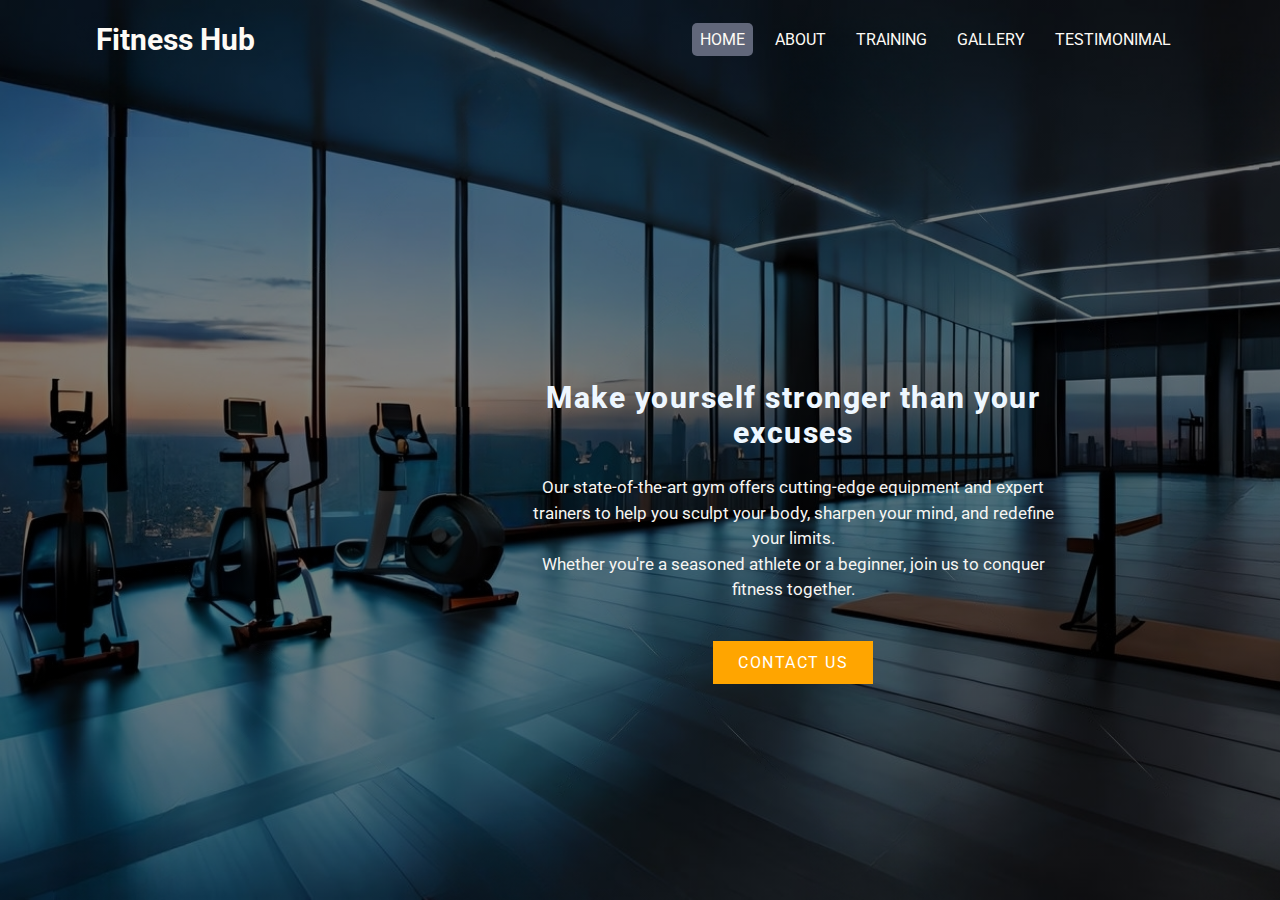
<file: Task-2. Landing Page/index.html>
<!DOCTYPE html>
<html lang="en">
<head>
    <meta charset="UTF-8">
    <meta name="viewport" content="width=device-width, initial-scale=1.0">
    <title>Fitness Landing Page</title>
    <link rel="stylesheet" href="style.css">
</head>
<body>
    
    <section>
        <div class="container">
            <nav>
                <h1>Fitness Hub</h1>
                <ul>
                    <li><a href="" class="active">Home</a></li>
                    <li><a href="">About</a></li>
                    <li><a href="">Training</a></li>
                    <li><a href="">Gallery</a></li>
                    <li><a href="">Testimonimal</a></li>
                </ul>
            </nav>
            <div class="article">
                <h1>Make yourself stronger than your excuses</h1>
                <p>Our state-of-the-art gym offers cutting-edge equipment and expert trainers to help you sculpt your body, sharpen your mind, and redefine your limits.<br> 
                    Whether you're a seasoned athlete or a beginner, join us to conquer fitness together.</p>
                    <a href="" class="btn">Contact Us</a>
            </div>
        </div>
    </section>
</body>
</html>
</file>
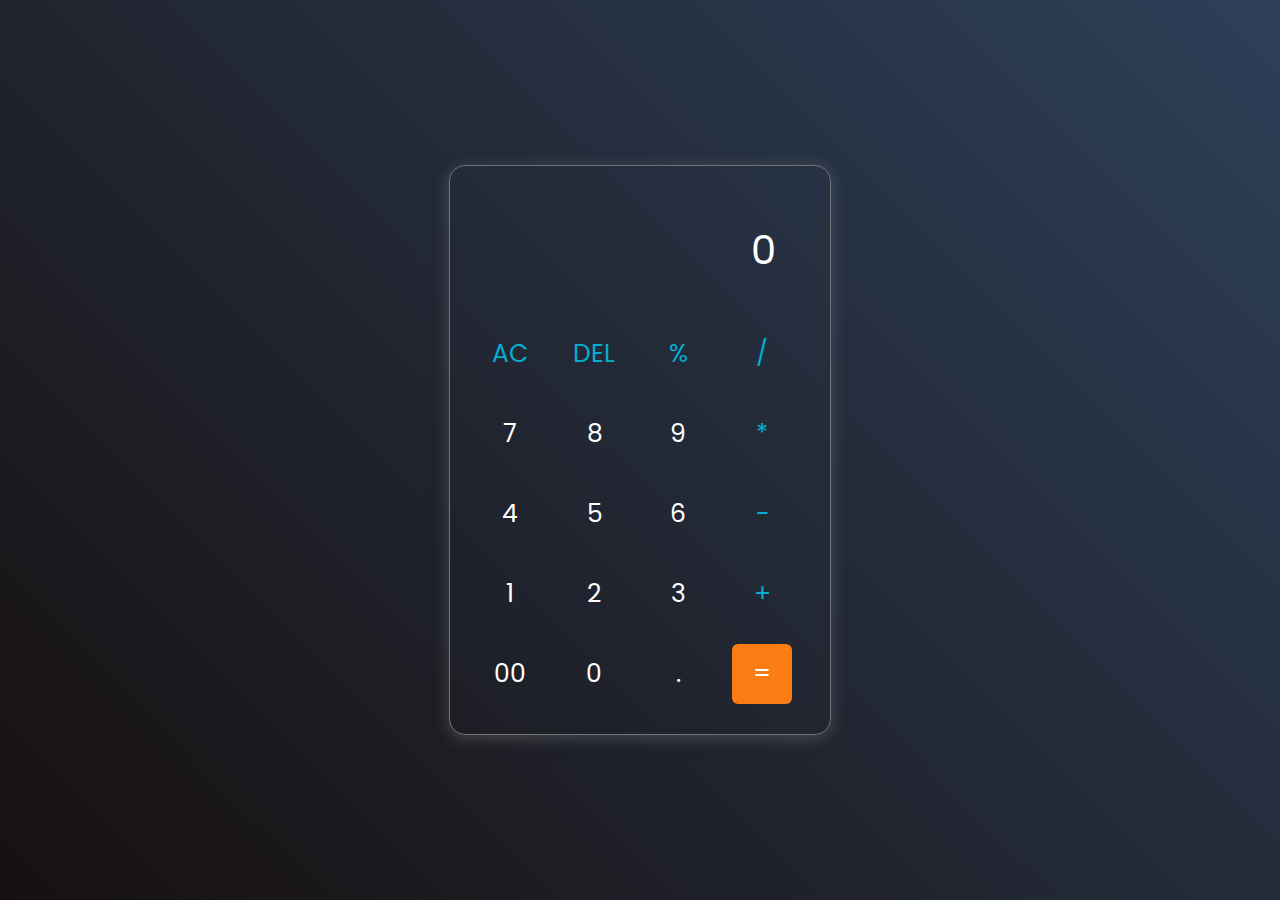
<file: Task-3. Calculator/index.html>
<!DOCTYPE html>
<html lang="en">
  <head>
    <meta charset="UTF-8" />
    <meta http-equiv="X-UA-Compatible" content="IE=edge" />
    <meta name="viewport" content="width=device-width, initial-scale=1.0" />
    <link rel="stylesheet" href="style.css" />
    <title>Calculator</title>
  </head>
  <body>
    <div class="container">
      <div class="calculator">
        <input type="text" id="inputBox" placeholder="0" />
        <div>
          <button class="button operator">AC</button>
          <button class="button operator">DEL</button>
          <button class="button operator">%</button>
          <button class="button operator">/</button>
        </div>
        <div>
          <button class="button">7</button>
          <button class="button">8</button>
          <button class="button">9</button>
          <button class="button operator">*</button>
        </div>
        <div>
          <button class="button">4</button>
          <button class="button">5</button>
          <button class="button">6</button>
          <button class="button operator">-</button>
        </div>
        <div>
          <button class="button">1</button>
          <button class="button">2</button>
          <button class="button">3</button>
          <button class="button operator">+</button>
        </div>

        <div>
          <button class="button">00</button>
          <button class="button">0</button>
          <button class="button">.</button>
          <button class="button equalBtn">=</button>
        </div>
      </div>
    </div>

    <script src="script.js"></script>
  </body>
</html>
</file>
<file: Task-2. Landing Page/style.css>
@import url("https://fonts.googleapis.com/css2?family=Roboto:wght@100;300;400;500;700;900&display=swap");

*{
    margin: 0px;
    padding: 0px;
    box-sizing: border-box;
    font-family: 'Roboto', sans-serif;
}

section{
    min-height: 100vh;
    background-image:linear-gradient(rgba(0,0,0,0.50),rgba(0,0,0,0.50)), url("assets/Fitness6.jpeg");
    background-repeat: no-repeat;
    background-size: cover;
}

.container{
    width: 85%;
    margin: auto;
}

nav{
    height: 80px;
}

nav img{
    width: 5%;
    margin-left: 1px;
}

nav h1{
    float: left;
    line-height: 80px;
    font-size: 30px;
    font-size: inline;
    color: #fefbf6;
}

nav ul{
    float: right;
    line-height: 80px;
}

nav ul li{
    display: inline-block;
    list-style: none;
    padding: 0px 5px;
}

nav ul li a{
    color: #fefbf6;
    text-decoration: none;
    text-transform: uppercase;
    border-radius: 5px;
    padding: 7px 8px;
}

nav ul li a:hover{
    background-color: #61677a ;
    transition: 0.5s ease;
}

nav ul li .active{
    background-color: #61677a;
}

nav ol{
    float: right;
    line-height: 100px;
}

.article{
    width: 50%;
    margin-top: 300px;
    margin-left: 200px;
    text-align: center;
    transform: translate(25vh);
}

.article h1{
    font-size: 30px;
    color: #eef7ff;
    letter-spacing: 1.5px;
    font-weight: 800;
    margin-bottom: 25px;
}

.article p{
    font-size: 17px;
    color: #f6f5f2;
    line-height: 1.5;
    margin-bottom: 50px;
}

.article .btn{
    margin-bottom: 150px;
    color: #fff;
    padding: 12px 25px;
    letter-spacing: 1.5px;
    text-transform: uppercase;
    text-decoration: none;
    background-color: orange;
}

.article .btn:hover{
    background-color: #6dc5d1;
    transition: 0.5s ease;
}
</file>
<file: Task-3. Calculator/style.css>
@import url('https://fonts.googleapis.com/css2?family=Poppins:wght@500&display=swap');

*{
    margin: 0;
    padding: 0;
    box-sizing: border-box;
    font-family: 'Poppins', sans-serif;
}

body{
    width: 100%;
    height: 100vh;
    display: flex;
    justify-content: center;
    align-items: center;
    background: linear-gradient(45deg, #171010, #2d4059);
}

.calculator{
    border: 1px solid #717377;
    padding: 20px;
    border-radius: 16px;
    background: transparent;
    box-shadow: 0px 3px 15px rgba(113, 115, 119, 0.5);

}

input{
    width: 320px;
    border: none;
    padding: 24px;
    margin: 10px;
    background: transparent;
    box-shadow: 0px 3px 15px rgbs(84, 84, 84, 0.1);
    font-size: 40px;
    text-align: right;
    cursor: pointer;
    color: #ffffff;
}

input::placeholder{
    color: #ffffff;
}

button{
    border: none;
    width: 60px;
    height: 60px;
    margin: 10px;
    border-radius: 10%;
    background: transparent;
    color: #ffffff;
    font-size: 25px;
    cursor: pointer;
}

button:hover{
    background: #68d2e8;
}

.equalBtn{
    background-color: #fb7c14;
}

.operator{
    color: #03aed2;
}
</file>
